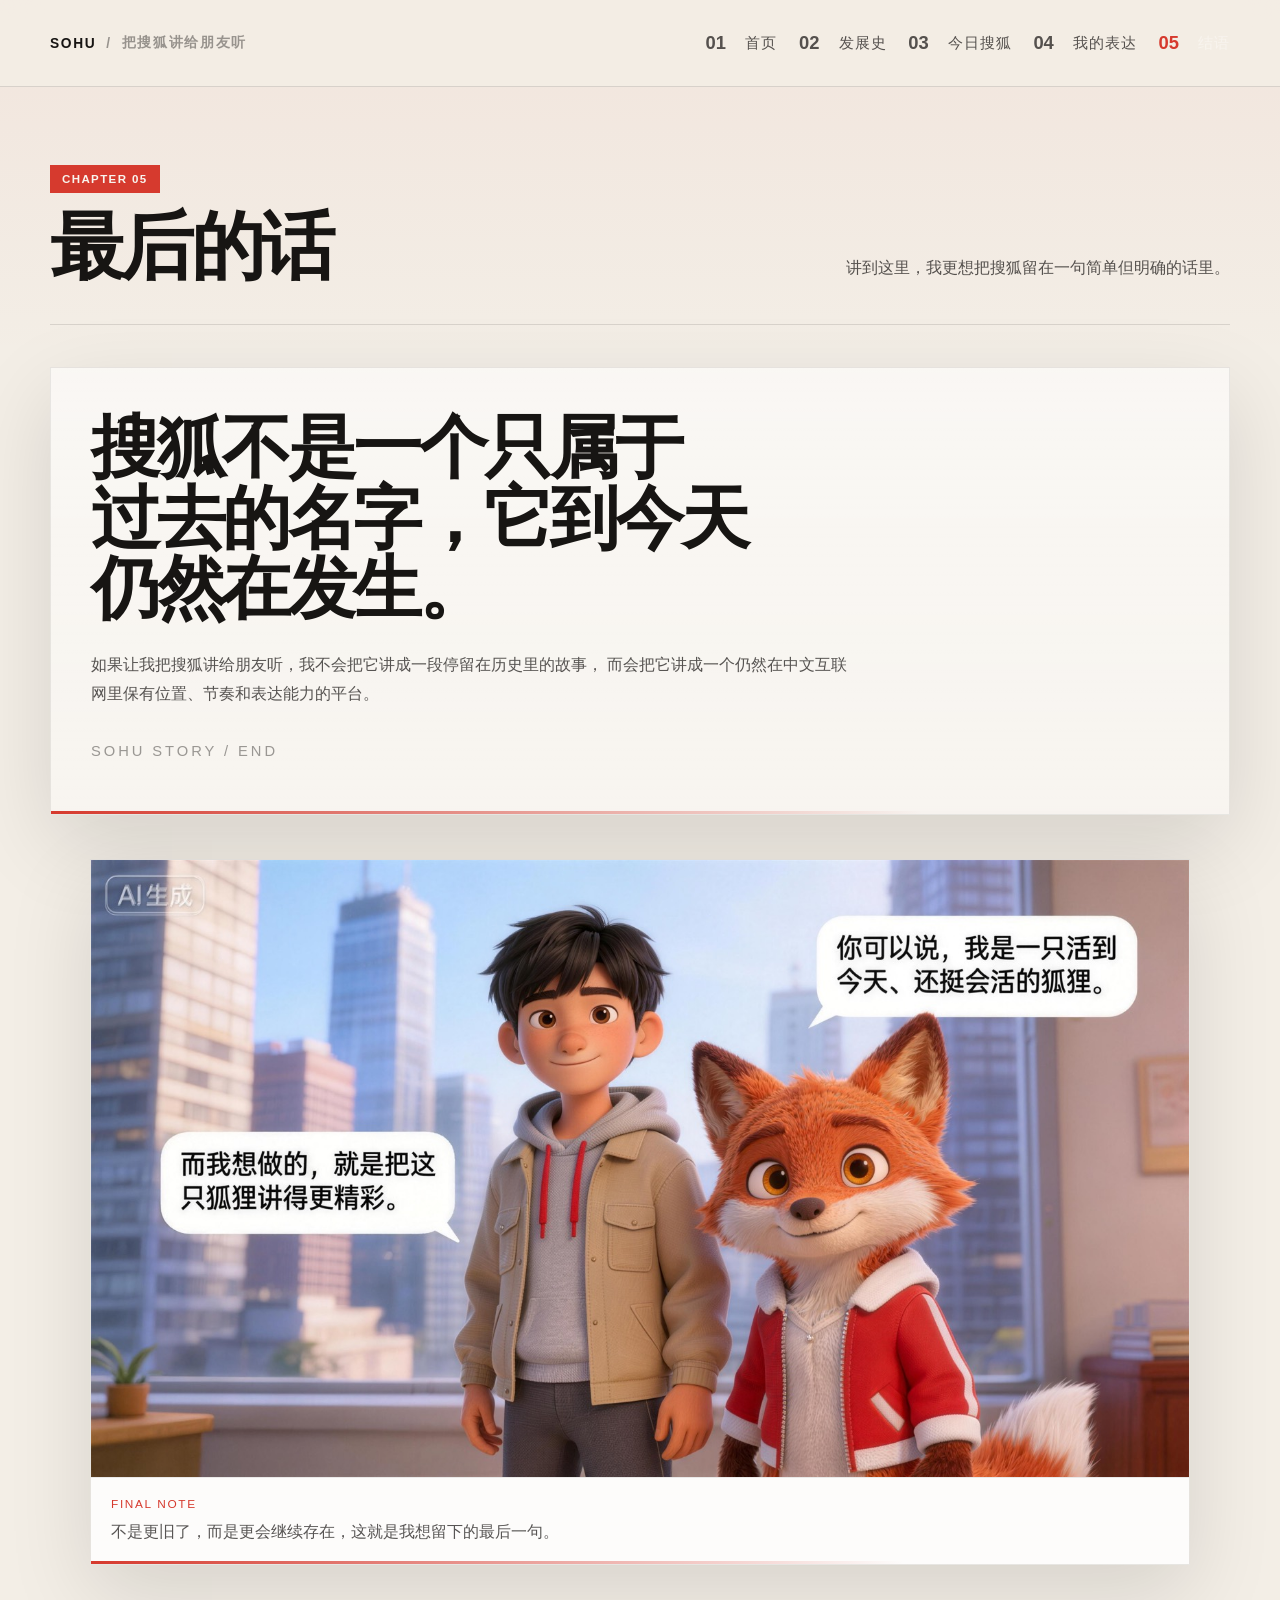
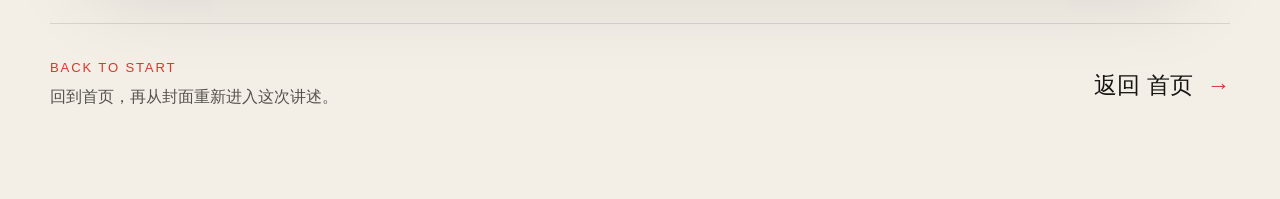
<file: closing.html>
<!DOCTYPE html>
<html lang="zh-CN">
  <head>
    <meta charset="UTF-8" />
    <meta name="viewport" content="width=device-width, initial-scale=1.0" />
    <title>结语 | 把搜狐讲给朋友听</title>
    <meta
      name="description"
      content="搜狐测试项目结语页面，以一句收束性的表达结束整站叙事。"
    />
    <link rel="stylesheet" href="./styles.css" />
  </head>
  <body class="subpage">
    <header class="site-header">
      <div class="site-header__inner">
        <a class="site-brand" href="./index.html" aria-label="返回首页">
          <span class="site-brand__name">SOHU</span>
          <span class="site-brand__separator">/</span>
          <span class="site-brand__text">把搜狐讲给朋友听</span>
        </a>

        <nav class="site-nav" aria-label="全站导航">
          <a class="site-nav__link" href="./index.html">
            <span class="site-nav__index">01</span>
            <span class="site-nav__label">首页</span>
          </a>
          <a class="site-nav__link" href="./history.html">
            <span class="site-nav__index">02</span>
            <span class="site-nav__label">发展史</span>
          </a>
          <a class="site-nav__link" href="./today.html">
            <span class="site-nav__index">03</span>
            <span class="site-nav__label">今日搜狐</span>
          </a>
          <a class="site-nav__link" href="./expression.html">
            <span class="site-nav__index">04</span>
            <span class="site-nav__label">我的表达</span>
          </a>
          <a class="site-nav__link is-current" href="./closing.html" aria-current="page">
            <span class="site-nav__index">05</span>
            <span class="site-nav__label">结语</span>
          </a>
        </nav>
      </div>
    </header>

    <main class="page-main">
      <section class="page-section page-hero">
        <div>
          <p class="section-label">Chapter 05</p>
          <h1 class="page-title">最后的话</h1>
        </div>
        <p class="page-summary">
          讲到这里，我更想把搜狐留在一句简单但明确的话里。
        </p>
      </section>

      <section class="page-section">
        <div class="closing-layout">
          <article class="closing-panel">
            <h2 class="closing-quote">
              <span class="closing-quote__line">搜狐不是一个只属于</span>
              <span class="closing-quote__line">过去的名字，它到今天</span>
              <span class="closing-quote__line">仍然在发生。</span>
            </h2>
            <p class="closing-note">
              如果让我把搜狐讲给朋友听，我不会把它讲成一段停留在历史里的故事，
              而会把它讲成一个仍然在中文互联网里保有位置、节奏和表达能力的平台。
            </p>
            <p class="closing-mark">SOHU STORY / END</p>
          </article>

          <figure class="visual-strip">
            <img
              src="./closing-visual.jpg"
              alt="作为最终点题的概念收束画面"
              width="1600"
              height="900"
              loading="lazy"
              decoding="async"
              fetchpriority="low"
            />
            <figcaption class="visual-strip__caption">
              <span class="visual-strip__label">Final Note</span>
              <p>不是更旧了，而是更会继续存在，这就是我想留下的最后一句。</p>
            </figcaption>
          </figure>
        </div>
      </section>

      <div class="page-next">
        <div>
          <span class="page-next__label">Back To Start</span>
          <p class="page-next__text">回到首页，再从封面重新进入这次讲述。</p>
        </div>
        <a class="page-next__link" href="./index.html">
          <span>返回 首页</span>
          <span class="page-next__arrow">→</span>
        </a>
      </div>
    </main>
    <script src="./script.js"></script>
  </body>
</html>
</file>
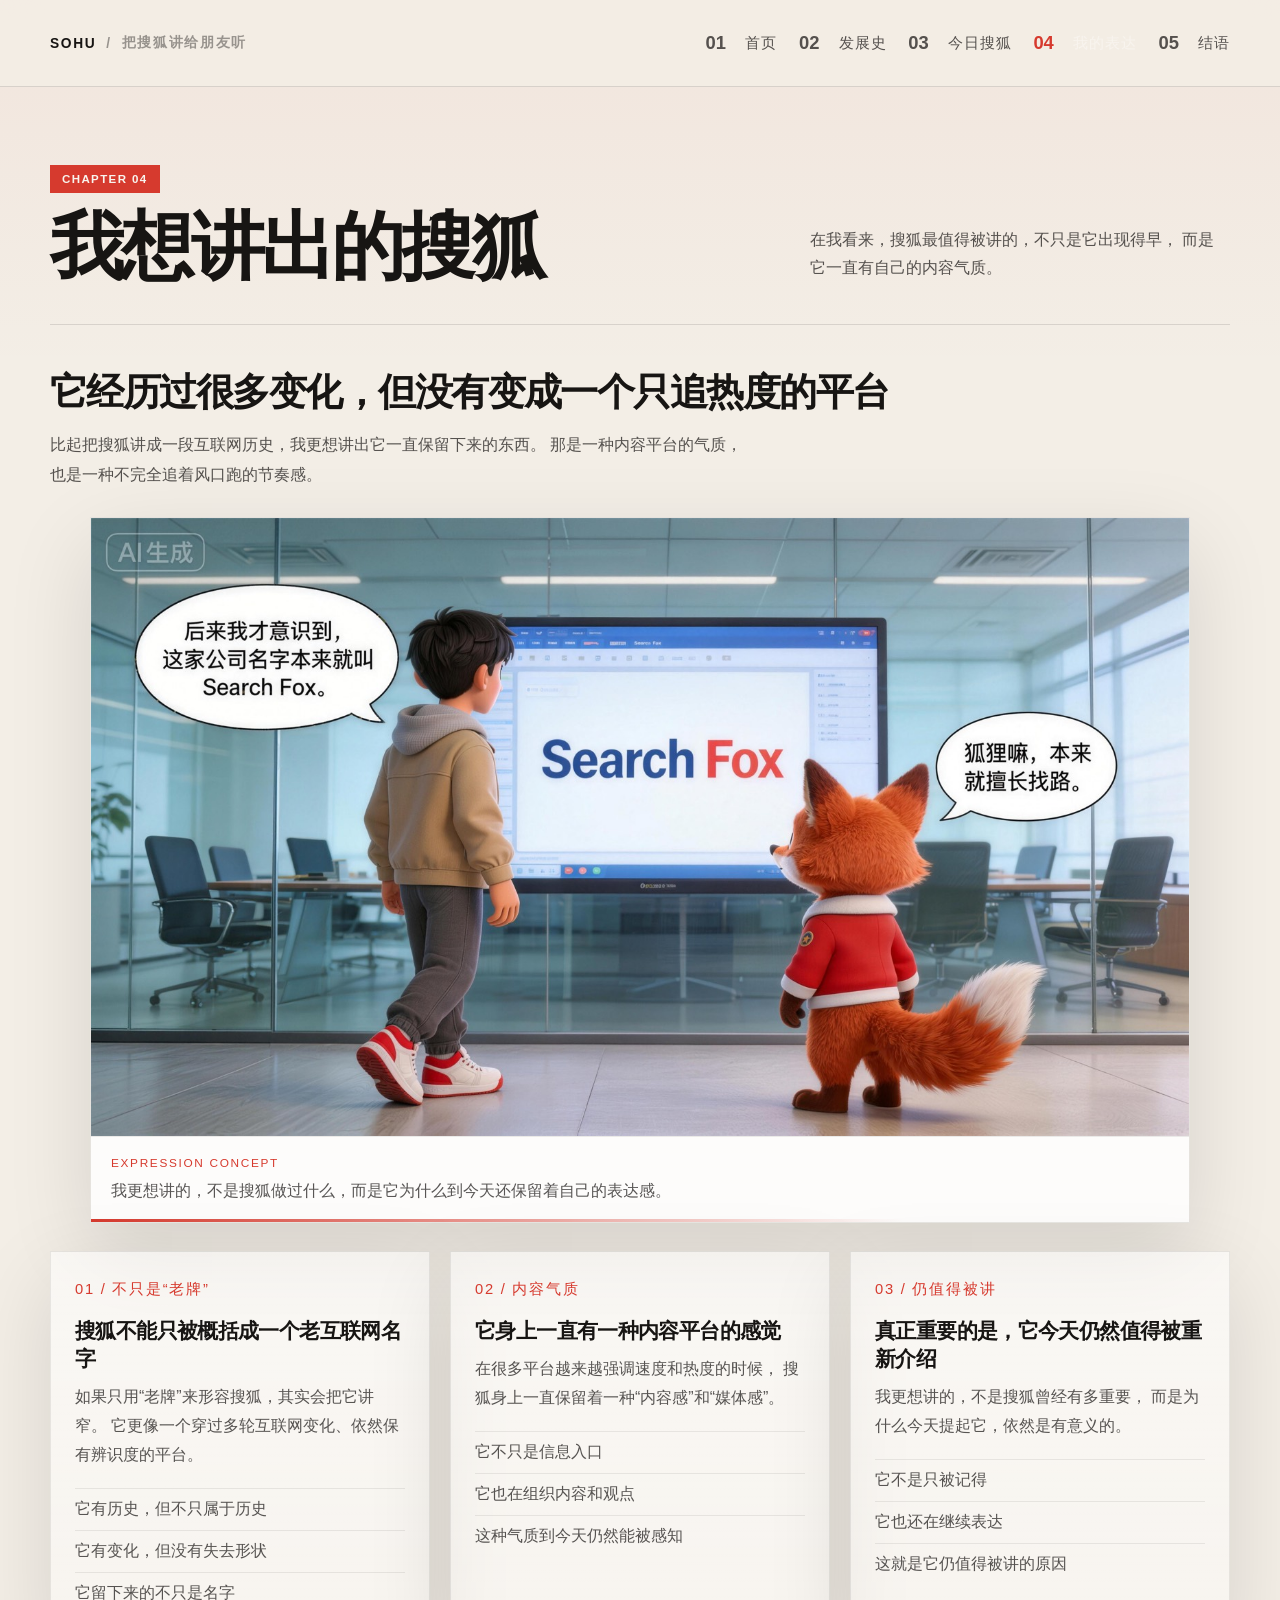
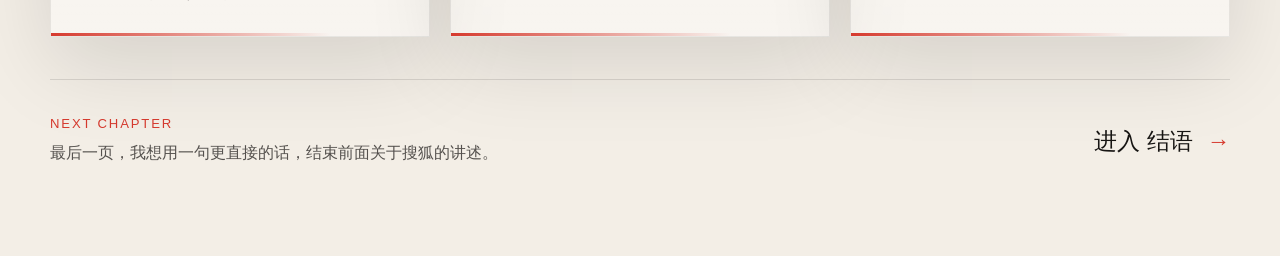
<file: expression.html>
<!DOCTYPE html>
<html lang="zh-CN">
  <head>
    <meta charset="UTF-8" />
    <meta name="viewport" content="width=device-width, initial-scale=1.0" />
    <title>我的表达 | 把搜狐讲给朋友听</title>
    <meta
      name="description"
      content="搜狐测试项目我的表达页面，展示如何用网页叙事重新介绍搜狐。"
    />
    <link rel="stylesheet" href="./styles.css" />
  </head>
  <body class="subpage">
    <header class="site-header">
      <div class="site-header__inner">
        <a class="site-brand" href="./index.html" aria-label="返回首页">
          <span class="site-brand__name">SOHU</span>
          <span class="site-brand__separator">/</span>
          <span class="site-brand__text">把搜狐讲给朋友听</span>
        </a>

        <nav class="site-nav" aria-label="全站导航">
          <a class="site-nav__link" href="./index.html">
            <span class="site-nav__index">01</span>
            <span class="site-nav__label">首页</span>
          </a>
          <a class="site-nav__link" href="./history.html">
            <span class="site-nav__index">02</span>
            <span class="site-nav__label">发展史</span>
          </a>
          <a class="site-nav__link" href="./today.html">
            <span class="site-nav__index">03</span>
            <span class="site-nav__label">今日搜狐</span>
          </a>
          <a class="site-nav__link is-current" href="./expression.html" aria-current="page">
            <span class="site-nav__index">04</span>
            <span class="site-nav__label">我的表达</span>
          </a>
          <a class="site-nav__link" href="./closing.html">
            <span class="site-nav__index">05</span>
            <span class="site-nav__label">结语</span>
          </a>
        </nav>
      </div>
    </header>

    <main class="page-main">
      <section class="page-section page-hero">
        <div>
          <p class="section-label">Chapter 04</p>
          <h1 class="page-title">我想讲出的搜狐</h1>
        </div>
        <p class="page-summary">
          在我看来，搜狐最值得被讲的，不只是它出现得早，
          而是它一直有自己的内容气质。
        </p>
      </section>

      <section class="page-section">
        <h2 class="section-heading">它经历过很多变化，但没有变成一个只追热度的平台</h2>
        <p class="section-lead">
          比起把搜狐讲成一段互联网历史，我更想讲出它一直保留下来的东西。
          那是一种内容平台的气质，也是一种不完全追着风口跑的节奏感。
        </p>

        <figure class="visual-strip" style="margin-bottom: 28px;">
          <img
            src="./expression-visual.jpg"
            alt="玻璃会议室中出现 Search Fox 字样的概念画面"
            width="1600"
            height="900"
            loading="lazy"
            decoding="async"
            fetchpriority="low"
          />
          <figcaption class="visual-strip__caption">
            <span class="visual-strip__label">Expression Concept</span>
            <p>我更想讲的，不是搜狐做过什么，而是它为什么到今天还保留着自己的表达感。</p>
          </figcaption>
        </figure>

        <div class="approach">
          <article class="approach-card">
            <span class="approach-card__number">01 / 不只是“老牌”</span>
            <h3>搜狐不能只被概括成一个老互联网名字</h3>
            <p>
              如果只用“老牌”来形容搜狐，其实会把它讲窄。
              它更像一个穿过多轮互联网变化、依然保有辨识度的平台。
            </p>
            <ul class="approach-list">
              <li>它有历史，但不只属于历史</li>
              <li>它有变化，但没有失去形状</li>
              <li>它留下来的不只是名字</li>
            </ul>
          </article>

          <article class="approach-card">
            <span class="approach-card__number">02 / 内容气质</span>
            <h3>它身上一直有一种内容平台的感觉</h3>
            <p>
              在很多平台越来越强调速度和热度的时候，
              搜狐身上一直保留着一种“内容感”和“媒体感”。
            </p>
            <ul class="approach-list">
              <li>它不只是信息入口</li>
              <li>它也在组织内容和观点</li>
              <li>这种气质到今天仍然能被感知</li>
            </ul>
          </article>

          <article class="approach-card">
            <span class="approach-card__number">03 / 仍值得被讲</span>
            <h3>真正重要的是，它今天仍然值得被重新介绍</h3>
            <p>
              我更想讲的，不是搜狐曾经有多重要，
              而是为什么今天提起它，依然是有意义的。
            </p>
            <ul class="approach-list">
              <li>它不是只被记得</li>
              <li>它也还在继续表达</li>
              <li>这就是它仍值得被讲的原因</li>
            </ul>
          </article>
        </div>
      </section>

      <div class="page-next">
        <div>
          <span class="page-next__label">Next Chapter</span>
          <p class="page-next__text">最后一页，我想用一句更直接的话，结束前面关于搜狐的讲述。</p>
        </div>
        <a class="page-next__link" href="./closing.html">
          <span>进入 结语</span>
          <span class="page-next__arrow">→</span>
        </a>
      </div>
    </main>
    <script src="./script.js"></script>
  </body>
</html>
</file>
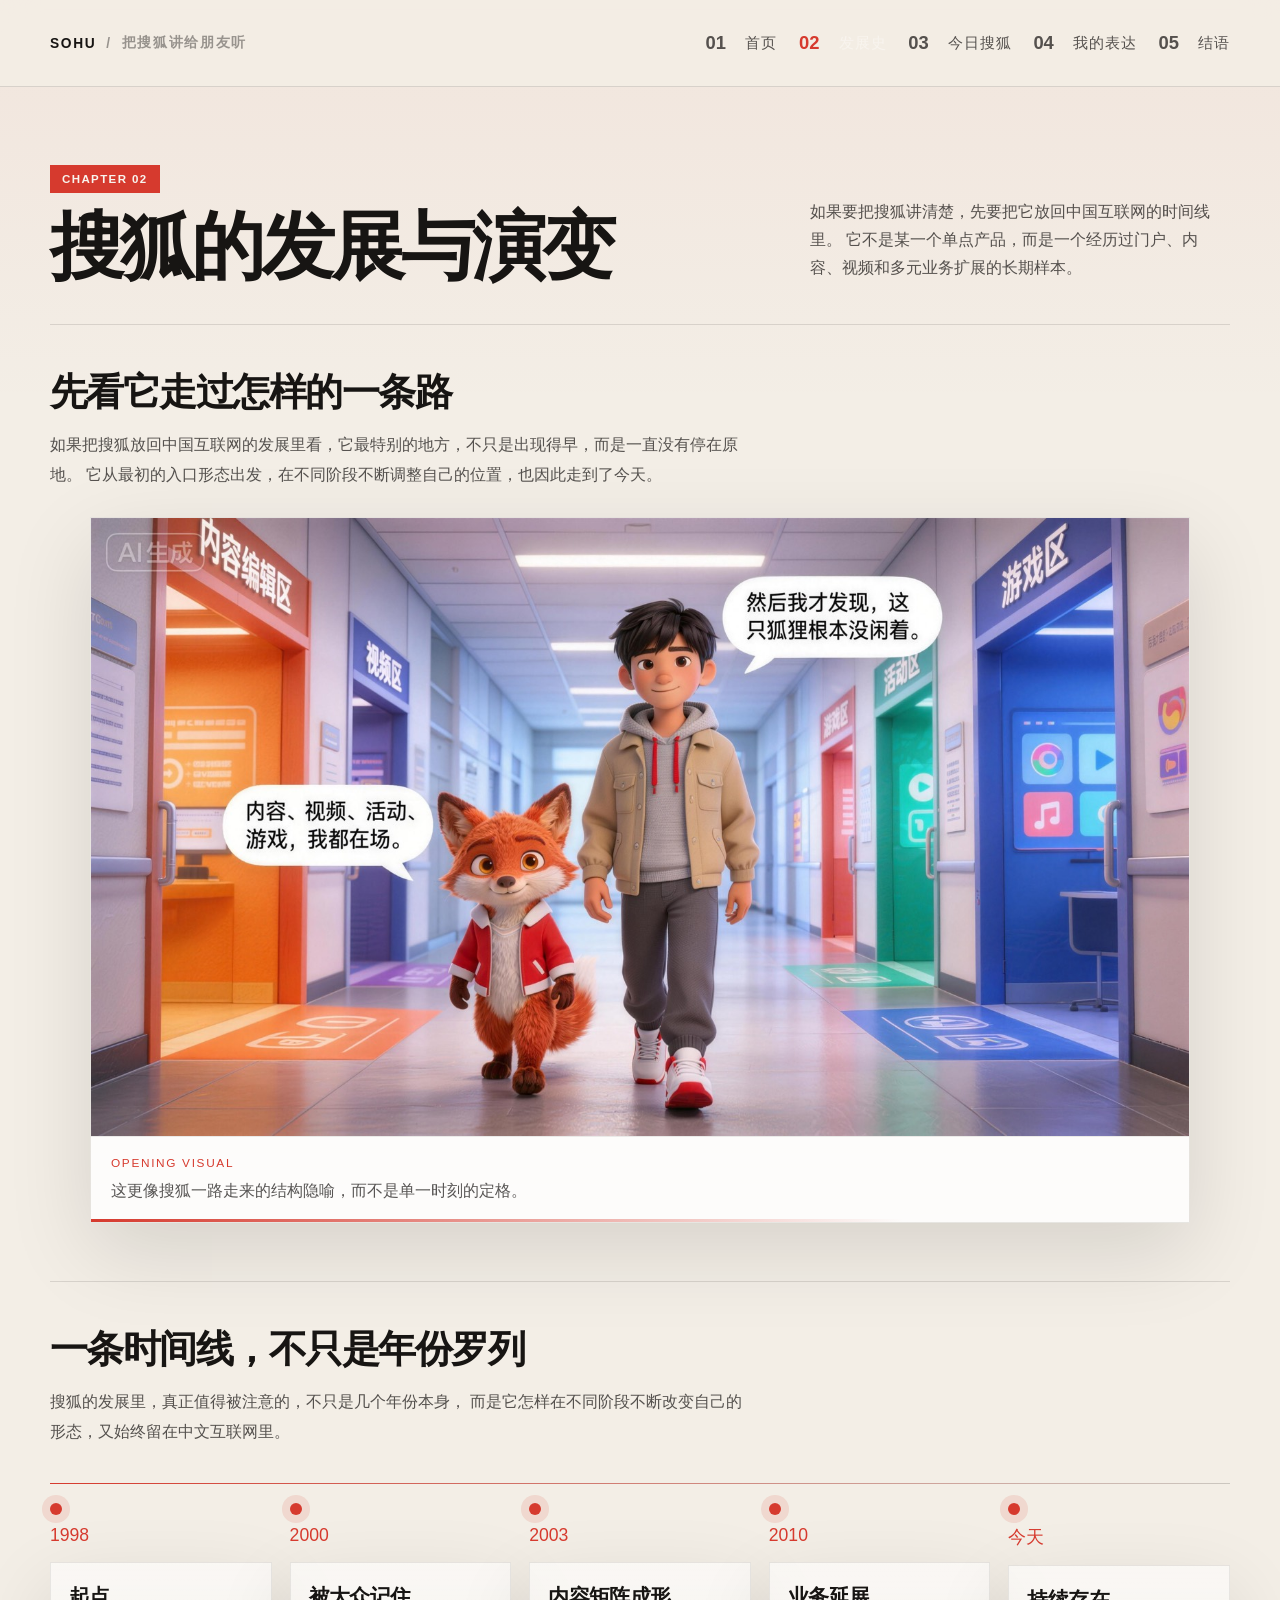
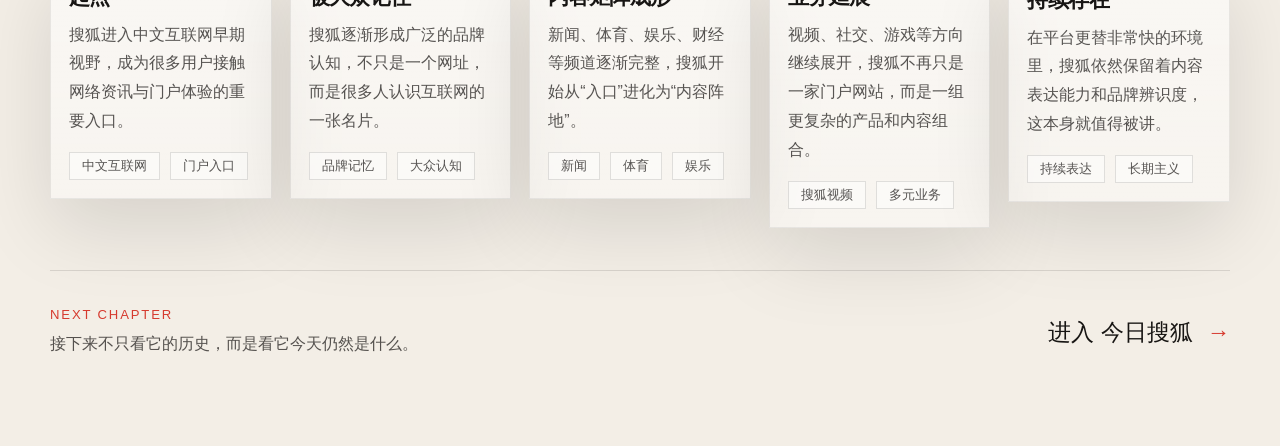
<file: history.html>
<!DOCTYPE html>
<html lang="zh-CN">
  <head>
    <meta charset="UTF-8" />
    <meta name="viewport" content="width=device-width, initial-scale=1.0" />
    <title>发展史 | 把搜狐讲给朋友听</title>
    <meta
      name="description"
      content="搜狐测试项目发展史页面，用时间轴方式呈现搜狐的发展与演变。"
    />
    <link rel="stylesheet" href="./styles.css" />
  </head>
  <body class="subpage">
    <header class="site-header">
      <div class="site-header__inner">
        <a class="site-brand" href="./index.html" aria-label="返回首页">
          <span class="site-brand__name">SOHU</span>
          <span class="site-brand__separator">/</span>
          <span class="site-brand__text">把搜狐讲给朋友听</span>
        </a>

        <nav class="site-nav" aria-label="全站导航">
          <a class="site-nav__link" href="./index.html">
            <span class="site-nav__index">01</span>
            <span class="site-nav__label">首页</span>
          </a>
          <a class="site-nav__link is-current" href="./history.html" aria-current="page">
            <span class="site-nav__index">02</span>
            <span class="site-nav__label">发展史</span>
          </a>
          <a class="site-nav__link" href="./today.html">
            <span class="site-nav__index">03</span>
            <span class="site-nav__label">今日搜狐</span>
          </a>
          <a class="site-nav__link" href="./expression.html">
            <span class="site-nav__index">04</span>
            <span class="site-nav__label">我的表达</span>
          </a>
          <a class="site-nav__link" href="./closing.html">
            <span class="site-nav__index">05</span>
            <span class="site-nav__label">结语</span>
          </a>
        </nav>
      </div>
    </header>

    <main class="page-main">
      <section class="page-section page-hero">
        <div>
          <p class="section-label">Chapter 02</p>
          <h1 class="page-title">搜狐的发展与演变</h1>
        </div>
        <p class="page-summary">
          如果要把搜狐讲清楚，先要把它放回中国互联网的时间线里。
          它不是某一个单点产品，而是一个经历过门户、内容、视频和多元业务扩展的长期样本。
        </p>
      </section>

      <section class="page-section">
        <h2 class="section-heading">先看它走过怎样的一条路</h2>
        <p class="section-lead">
          如果把搜狐放回中国互联网的发展里看，它最特别的地方，不只是出现得早，而是一直没有停在原地。
          它从最初的入口形态出发，在不同阶段不断调整自己的位置，也因此走到了今天。
        </p>

        <figure class="visual-strip">
          <img
            src="./history-visual.jpg"
            alt="两位角色走过不同功能区入口的概念画面"
            width="1600"
            height="900"
            loading="lazy"
            decoding="async"
            fetchpriority="low"
          />
          <figcaption class="visual-strip__caption">
            <span class="visual-strip__label">Opening Visual</span>
            <p>这更像搜狐一路走来的结构隐喻，而不是单一时刻的定格。</p>
          </figcaption>
        </figure>
      </section>

      <section class="page-section">
        <h2 class="section-heading">一条时间线，不只是年份罗列</h2>
        <p class="section-lead">
          搜狐的发展里，真正值得被注意的，不只是几个年份本身，
          而是它怎样在不同阶段不断改变自己的形态，又始终留在中文互联网里。
        </p>

        <div class="timeline">
          <div class="timeline__track">
            <article class="timeline__item">
              <span class="timeline__year">1998</span>
              <div class="timeline__card">
                <h3>起点</h3>
                <p>
                  搜狐进入中文互联网早期视野，成为很多用户接触网络资讯与门户体验的重要入口。
                </p>
                <div class="timeline__chips">
                  <span class="chip">中文互联网</span>
                  <span class="chip">门户入口</span>
                </div>
              </div>
            </article>

            <article class="timeline__item">
              <span class="timeline__year">2000</span>
              <div class="timeline__card">
                <h3>被大众记住</h3>
                <p>
                  搜狐逐渐形成广泛的品牌认知，不只是一个网址，而是很多人认识互联网的一张名片。
                </p>
                <div class="timeline__chips">
                  <span class="chip">品牌记忆</span>
                  <span class="chip">大众认知</span>
                </div>
              </div>
            </article>

            <article class="timeline__item">
              <span class="timeline__year">2003</span>
              <div class="timeline__card">
                <h3>内容矩阵成形</h3>
                <p>
                  新闻、体育、娱乐、财经等频道逐渐完整，搜狐开始从“入口”进化为“内容阵地”。
                </p>
                <div class="timeline__chips">
                  <span class="chip">新闻</span>
                  <span class="chip">体育</span>
                  <span class="chip">娱乐</span>
                </div>
              </div>
            </article>

            <article class="timeline__item">
              <span class="timeline__year">2010</span>
              <div class="timeline__card">
                <h3>业务延展</h3>
                <p>
                  视频、社交、游戏等方向继续展开，搜狐不再只是一家门户网站，而是一组更复杂的产品和内容组合。
                </p>
                <div class="timeline__chips">
                  <span class="chip">搜狐视频</span>
                  <span class="chip">多元业务</span>
                </div>
              </div>
            </article>

            <article class="timeline__item">
              <span class="timeline__year">今天</span>
              <div class="timeline__card">
                <h3>持续存在</h3>
                <p>
                  在平台更替非常快的环境里，搜狐依然保留着内容表达能力和品牌辨识度，这本身就值得被讲。
                </p>
                <div class="timeline__chips">
                  <span class="chip">持续表达</span>
                  <span class="chip">长期主义</span>
                </div>
              </div>
            </article>
          </div>
        </div>
      </section>

      <div class="page-next">
        <div>
          <span class="page-next__label">Next Chapter</span>
          <p class="page-next__text">接下来不只看它的历史，而是看它今天仍然是什么。</p>
        </div>
        <a class="page-next__link" href="./today.html">
          <span>进入 今日搜狐</span>
          <span class="page-next__arrow">→</span>
        </a>
      </div>
    </main>
    <script src="./script.js"></script>
  </body>
</html>
</file>
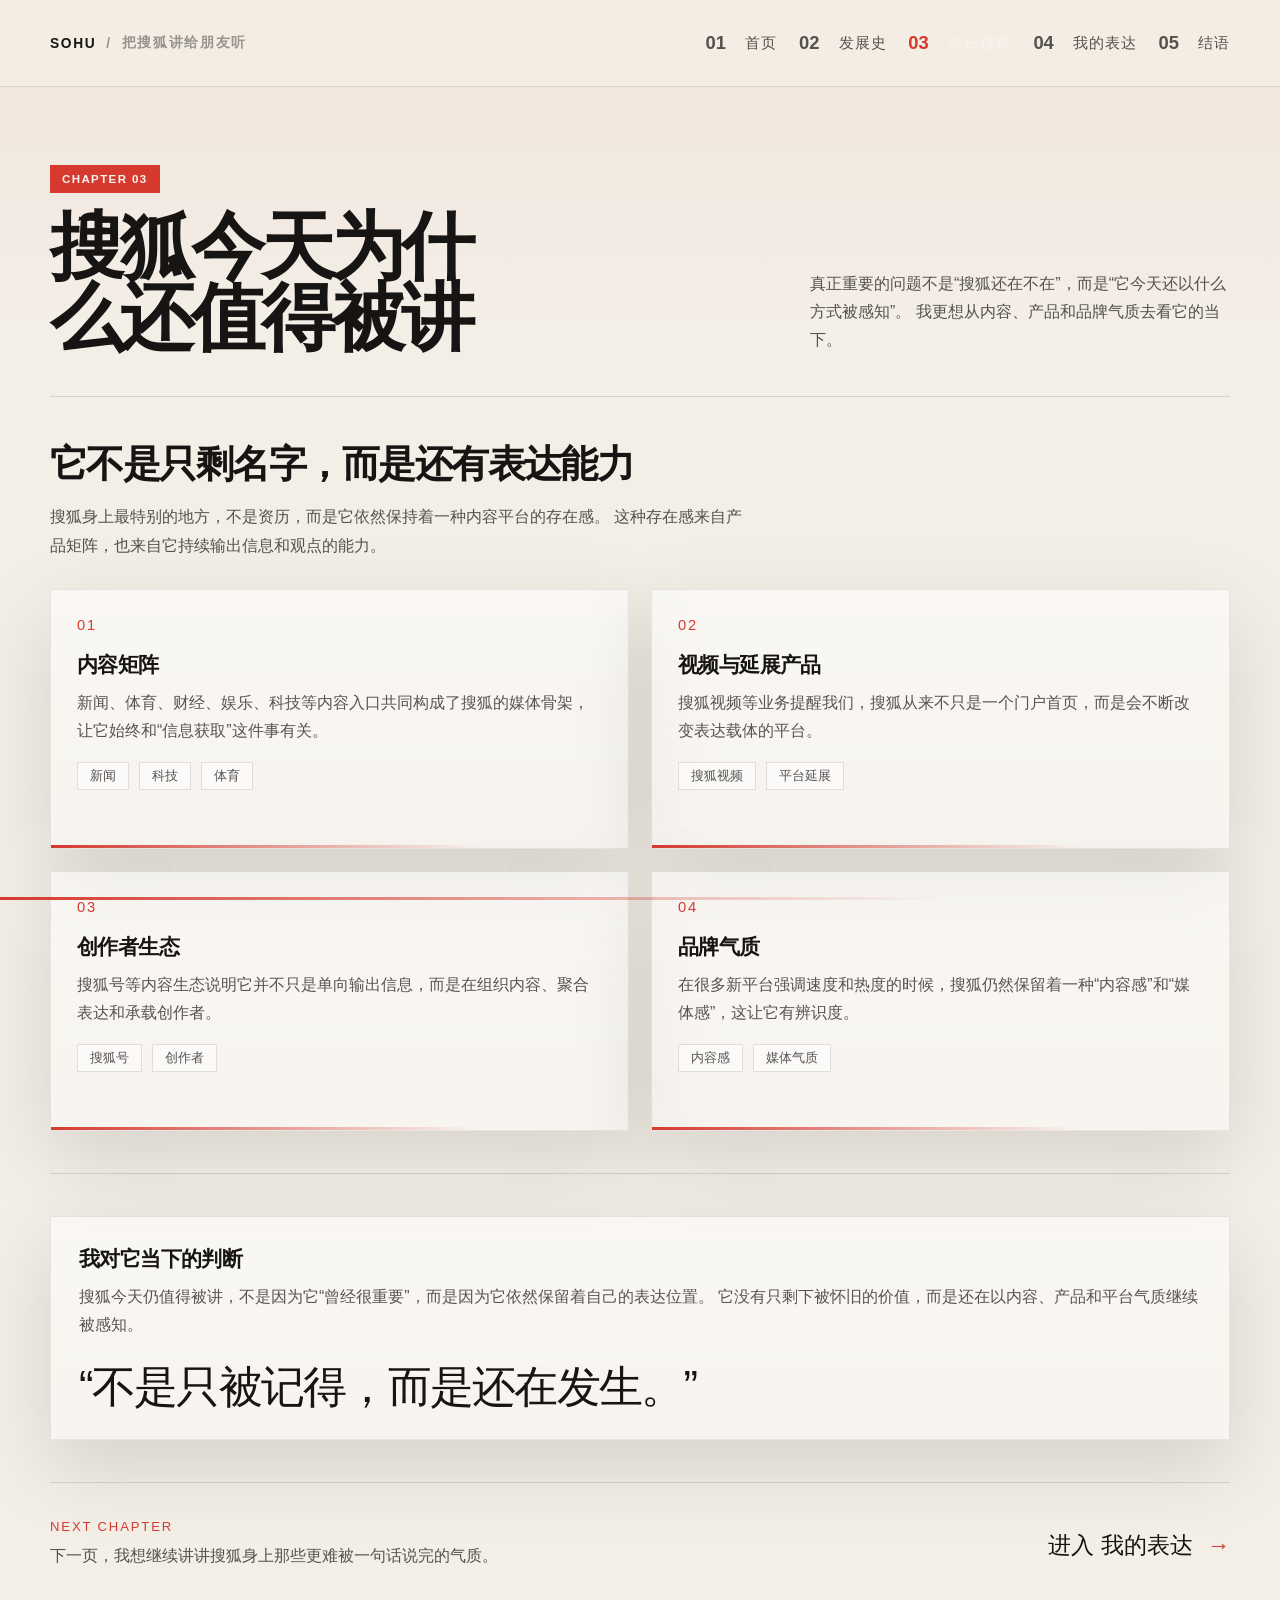
<file: today.html>
<!DOCTYPE html>
<html lang="zh-CN">
  <head>
    <meta charset="UTF-8" />
    <meta name="viewport" content="width=device-width, initial-scale=1.0" />
    <title>今日搜狐 | 把搜狐讲给朋友听</title>
    <meta
      name="description"
      content="搜狐测试项目今日搜狐页面，呈现搜狐今天仍值得被讲的原因。"
    />
    <link rel="stylesheet" href="./styles.css" />
  </head>
  <body class="subpage">
    <header class="site-header">
      <div class="site-header__inner">
        <a class="site-brand" href="./index.html" aria-label="返回首页">
          <span class="site-brand__name">SOHU</span>
          <span class="site-brand__separator">/</span>
          <span class="site-brand__text">把搜狐讲给朋友听</span>
        </a>

        <nav class="site-nav" aria-label="全站导航">
          <a class="site-nav__link" href="./index.html">
            <span class="site-nav__index">01</span>
            <span class="site-nav__label">首页</span>
          </a>
          <a class="site-nav__link" href="./history.html">
            <span class="site-nav__index">02</span>
            <span class="site-nav__label">发展史</span>
          </a>
          <a class="site-nav__link is-current" href="./today.html" aria-current="page">
            <span class="site-nav__index">03</span>
            <span class="site-nav__label">今日搜狐</span>
          </a>
          <a class="site-nav__link" href="./expression.html">
            <span class="site-nav__index">04</span>
            <span class="site-nav__label">我的表达</span>
          </a>
          <a class="site-nav__link" href="./closing.html">
            <span class="site-nav__index">05</span>
            <span class="site-nav__label">结语</span>
          </a>
        </nav>
      </div>
    </header>

    <main class="page-main">
      <section class="page-section page-hero">
        <div>
          <p class="section-label">Chapter 03</p>
          <h1 class="page-title">搜狐今天为什么还值得被讲</h1>
        </div>
        <p class="page-summary">
          真正重要的问题不是“搜狐还在不在”，而是“它今天还以什么方式被感知”。
          我更想从内容、产品和品牌气质去看它的当下。
        </p>
      </section>

      <section class="page-section">
        <h2 class="section-heading">它不是只剩名字，而是还有表达能力</h2>
        <p class="section-lead">
          搜狐身上最特别的地方，不是资历，而是它依然保持着一种内容平台的存在感。
          这种存在感来自产品矩阵，也来自它持续输出信息和观点的能力。
        </p>

        <div class="matrix">
          <article class="matrix-card">
            <span class="matrix-card__number">01</span>
            <h3>内容矩阵</h3>
            <p>
              新闻、体育、财经、娱乐、科技等内容入口共同构成了搜狐的媒体骨架，
              让它始终和“信息获取”这件事有关。
            </p>
            <div class="matrix-card__tags">
              <span class="tag">新闻</span>
              <span class="tag">科技</span>
              <span class="tag">体育</span>
            </div>
          </article>

          <article class="matrix-card">
            <span class="matrix-card__number">02</span>
            <h3>视频与延展产品</h3>
            <p>
              搜狐视频等业务提醒我们，搜狐从来不只是一个门户首页，而是会不断改变表达载体的平台。
            </p>
            <div class="matrix-card__tags">
              <span class="tag">搜狐视频</span>
              <span class="tag">平台延展</span>
            </div>
          </article>

          <article class="matrix-card">
            <span class="matrix-card__number">03</span>
            <h3>创作者生态</h3>
            <p>
              搜狐号等内容生态说明它并不只是单向输出信息，而是在组织内容、聚合表达和承载创作者。
            </p>
            <div class="matrix-card__tags">
              <span class="tag">搜狐号</span>
              <span class="tag">创作者</span>
            </div>
          </article>

          <article class="matrix-card">
            <span class="matrix-card__number">04</span>
            <h3>品牌气质</h3>
            <p>
              在很多新平台强调速度和热度的时候，搜狐仍然保留着一种“内容感”和“媒体感”，这让它有辨识度。
            </p>
            <div class="matrix-card__tags">
              <span class="tag">内容感</span>
              <span class="tag">媒体气质</span>
            </div>
          </article>
        </div>
      </section>

      <section class="page-section">
        <article class="quote-panel">
          <h3>我对它当下的判断</h3>
          <p>
            搜狐今天仍值得被讲，不是因为它“曾经很重要”，而是因为它依然保留着自己的表达位置。
            它没有只剩下被怀旧的价值，而是还在以内容、产品和平台气质继续被感知。
          </p>
          <blockquote>“不是只被记得，而是还在发生。”</blockquote>
        </article>
      </section>

      <div class="page-next">
        <div>
          <span class="page-next__label">Next Chapter</span>
          <p class="page-next__text">下一页，我想继续讲讲搜狐身上那些更难被一句话说完的气质。</p>
        </div>
        <a class="page-next__link" href="./expression.html">
          <span>进入 我的表达</span>
          <span class="page-next__arrow">→</span>
        </a>
      </div>
    </main>
    <script src="./script.js"></script>
  </body>
</html>
</file>
<file: styles.css>
:root {
  --color-bg: #050608;
  --color-paper: #f3eee6;
  --color-paper-strong: #ebe3d8;
  --color-ink: #171513;
  --color-ink-soft: rgba(23, 21, 19, 0.72);
  --color-ink-faint: rgba(23, 21, 19, 0.42);
  --color-text: #f8f4ee;
  --color-text-muted: rgba(248, 244, 238, 0.74);
  --color-border: rgba(255, 255, 255, 0.12);
  --color-border-dark: rgba(23, 21, 19, 0.12);
  --color-border-dark-strong: rgba(23, 21, 19, 0.22);
  --color-accent: #d63a2e;
  --color-accent-soft: rgba(214, 58, 46, 0.12);
  --shadow-soft: 0 28px 80px rgba(0, 0, 0, 0.12);
  --font-display: "Alimama ShuHeiTi", "YouSheBiaoTiHei", "PingFang SC",
    "Hiragino Sans GB", "Microsoft YaHei", sans-serif;
  --font-body: "HarmonyOS Sans SC", "PingFang SC", "Hiragino Sans GB",
    "Microsoft YaHei", sans-serif;
}

*,
*::before,
*::after {
  box-sizing: border-box;
}

html,
body {
  margin: 0;
  min-height: 100%;
}

body {
  font-family: var(--font-body);
  color: var(--color-text);
}

a {
  color: inherit;
  text-decoration: none;
}

img,
video {
  display: block;
  max-width: 100%;
}

.home-page {
  min-height: 100vh;
  background:
    radial-gradient(circle at top, rgba(214, 58, 46, 0.12), transparent 28%),
    linear-gradient(180deg, #111214 0%, #050608 100%);
}

.hero {
  position: relative;
  min-height: 100vh;
  overflow: hidden;
  isolation: isolate;
}

.hero__media,
.hero__poster,
.hero__video,
.hero__overlay,
.hero__glow {
  position: absolute;
  inset: 0;
}

.hero__poster,
.hero__video {
  width: 100%;
  height: 100%;
  object-fit: cover;
  object-position: center center;
}

.hero__poster {
  filter: saturate(0.9) contrast(1.05) brightness(0.82);
  transform: scale(1.22);
}

.hero__video {
  opacity: 0;
  transform: scale(1.22);
  transition: opacity 900ms ease;
}

.hero.is-video-ready .hero__video {
  opacity: 1;
}

.hero__overlay {
  background:
    linear-gradient(
      90deg,
      rgba(6, 8, 10, 0.82) 0%,
      rgba(6, 8, 10, 0.28) 48%,
      rgba(6, 8, 10, 0.78) 100%
    ),
    linear-gradient(180deg, rgba(5, 6, 8, 0.18) 0%, rgba(5, 6, 8, 0.48) 100%);
}

.hero__glow {
  background:
    radial-gradient(circle at 20% 78%, rgba(214, 58, 46, 0.32), transparent 18%),
    radial-gradient(circle at 76% 16%, rgba(255, 255, 255, 0.08), transparent 20%);
  mix-blend-mode: screen;
}

.hero__meta,
.hero__nav,
.hero__content {
  position: relative;
  z-index: 2;
}

.hero__meta {
  padding: 56px 64px 0;
}

.hero__brand,
.site-brand {
  display: inline-flex;
  align-items: center;
  gap: 10px;
  font-size: 0.86rem;
  font-weight: 600;
  letter-spacing: 0.12em;
  text-transform: uppercase;
}

.hero__brand-name,
.site-brand__name {
  font-weight: 800;
}

.hero__brand-separator,
.hero__brand-text {
  color: var(--color-text-muted);
}

.hero__nav {
  position: absolute;
  top: 86px;
  right: 64px;
  display: grid;
  gap: 8px;
  width: min(220px, calc(100vw - 128px));
}

.hero__nav-link,
.site-nav__link {
  display: grid;
  grid-template-columns: 34px 1fr;
  align-items: center;
  gap: 12px;
  color: var(--color-text-muted);
  transition:
    color 220ms ease,
    border-color 220ms ease,
    transform 220ms ease;
}

.hero__nav-link {
  padding: 10px 0 12px;
  border-bottom: 1px solid var(--color-border);
  border-left: 0;
  border-right: 0;
  border-top: 0;
  background: transparent;
  text-align: left;
  font: inherit;
  cursor: pointer;
}

.hero__nav-link:hover,
.site-nav__link:hover {
  color: var(--color-text);
  transform: translateX(-6px);
}

.hero__nav-link.is-current,
.site-nav__link.is-current {
  color: var(--color-text);
}

.hero__nav-link.is-current .hero__nav-index,
.site-nav__link.is-current .site-nav__index {
  color: var(--color-accent);
}

.hero__nav-link--more {
  position: relative;
  margin-top: 8px;
  padding: 12px 12px 14px;
  border: 1px solid rgba(214, 58, 46, 0.42);
  background: linear-gradient(90deg, rgba(214, 58, 46, 0.18) 0%, rgba(214, 58, 46, 0.05) 100%);
  color: var(--color-text);
  box-shadow: 0 10px 28px rgba(214, 58, 46, 0.14);
}

.hero__nav-link--more::after {
  content: "!";
  position: absolute;
  top: 10px;
  right: 10px;
  display: grid;
  place-items: center;
  width: 18px;
  height: 18px;
  border-radius: 999px;
  background: var(--color-accent);
  color: var(--color-text);
  font-family: var(--font-display);
  font-size: 0.78rem;
  line-height: 1;
}

.hero__nav-link--more:hover {
  color: var(--color-text);
  border-color: rgba(214, 58, 46, 0.7);
  background: linear-gradient(90deg, rgba(214, 58, 46, 0.24) 0%, rgba(214, 58, 46, 0.08) 100%);
}

.hero__nav-link--more .hero__nav-index {
  color: #ff8f86;
}

.hero__nav-link--more .hero__nav-label {
  font-weight: 700;
  letter-spacing: 0.12em;
}

.more-card {
  position: absolute;
  top: 470px;
  right: 64px;
  z-index: 4;
  width: min(320px, calc(100vw - 48px));
  padding: 18px 20px 20px;
  border: 1px solid rgba(214, 58, 46, 0.34);
  background:
    linear-gradient(180deg, rgba(18, 19, 22, 0.96) 0%, rgba(10, 11, 14, 0.98) 100%);
  box-shadow: 0 18px 50px rgba(0, 0, 0, 0.36);
  opacity: 0;
  transform: translateY(12px) scale(0.98);
  pointer-events: none;
  transition:
    opacity 180ms ease,
    transform 220ms ease;
}

.more-card.is-open {
  opacity: 1;
  transform: translateY(0) scale(1);
  pointer-events: auto;
}

.more-card--plea {
  top: 598px;
  right: 96px;
  width: min(290px, calc(100vw - 72px));
  border-color: rgba(255, 143, 134, 0.46);
  background:
    linear-gradient(180deg, rgba(30, 15, 15, 0.97) 0%, rgba(18, 10, 10, 0.99) 100%);
}

.more-card--plea::after {
  right: 24px;
}

.more-card::after {
  content: "";
  position: absolute;
  top: -8px;
  right: 32px;
  width: 16px;
  height: 16px;
  transform: rotate(45deg);
  border-top: 1px solid rgba(214, 58, 46, 0.34);
  border-left: 1px solid rgba(214, 58, 46, 0.34);
  background: rgba(17, 18, 21, 0.98);
}

.more-card__close {
  position: absolute;
  top: 8px;
  right: 10px;
  border: 0;
  background: transparent;
  color: var(--color-text-faint);
  font-size: 1.4rem;
  line-height: 1;
  cursor: pointer;
}

.more-card__tag {
  display: inline-flex;
  margin-bottom: 12px;
  color: #ff8f86;
  font-size: 0.72rem;
  letter-spacing: 0.18em;
  text-transform: uppercase;
}

.more-card__text {
  margin: 0;
  font-family: var(--font-display);
  font-size: clamp(1.6rem, 3vw, 2rem);
  line-height: 1.08;
  color: var(--color-text);
}

.hero__nav-index,
.site-nav__index {
  font-family: var(--font-display);
  font-size: 1.15rem;
  font-weight: 700;
  line-height: 1;
}

.hero__nav-label,
.site-nav__label {
  font-size: 0.96rem;
  letter-spacing: 0.05em;
}

.hero__content {
  position: absolute;
  left: 64px;
  bottom: 64px;
  max-width: 560px;
}

.hero__eyebrow,
.section-label {
  display: inline-flex;
  align-items: center;
  min-height: 28px;
  margin: 0 0 18px;
  padding: 6px 12px;
  background: var(--color-accent);
  color: var(--color-text);
  font-size: 0.72rem;
  font-weight: 700;
  letter-spacing: 0.12em;
  text-transform: uppercase;
}

.hero__title,
.page-title,
.closing-quote {
  margin: 0;
  font-family: var(--font-display);
  font-weight: 900;
  letter-spacing: -0.05em;
  text-wrap: balance;
}

.hero__title {
  font-size: clamp(3.8rem, 8vw, 6.8rem);
  line-height: 0.94;
}

.hero__title-line {
  display: block;
}

.hero__title-line--accent {
  color: var(--color-accent);
}

.subpage {
  min-height: 100vh;
  background:
    linear-gradient(180deg, rgba(214, 58, 46, 0.05) 0%, transparent 20%),
    var(--color-paper);
  color: var(--color-ink);
}

.site-header {
  position: sticky;
  top: 0;
  z-index: 20;
  backdrop-filter: blur(18px);
  background: rgba(243, 238, 230, 0.82);
  border-bottom: 1px solid var(--color-border-dark);
}

.site-header__inner,
.page-section,
.page-next {
  width: min(1180px, calc(100vw - 48px));
  margin: 0 auto;
}

.site-header__inner {
  display: flex;
  align-items: center;
  justify-content: space-between;
  gap: 32px;
  min-height: 86px;
}

.site-brand__separator,
.site-brand__text {
  color: var(--color-ink-faint);
}

.site-nav {
  display: flex;
  flex-wrap: wrap;
  justify-content: flex-end;
  gap: 22px;
}

.site-nav__link {
  grid-template-columns: 28px 1fr;
  color: var(--color-ink-soft);
}

.site-nav__link:hover {
  color: var(--color-ink);
}

.page-main {
  padding: 36px 0 88px;
}

.page-hero {
  display: grid;
  grid-template-columns: minmax(0, 0.95fr) minmax(320px, 0.75fr);
  gap: 36px;
  align-items: end;
  padding: 44px 0 40px;
  border-bottom: 1px solid var(--color-border-dark-strong);
}

.page-title {
  font-size: clamp(2.8rem, 5.8vw, 5rem);
  line-height: 0.96;
  color: var(--color-ink);
}

.page-summary {
  max-width: 420px;
  margin: 0 0 0 auto;
  font-size: 1rem;
  line-height: 1.75;
  color: var(--color-ink-soft);
}

.page-section {
  padding: 42px 0;
  border-bottom: 1px solid var(--color-border-dark);
}

.page-section--split {
  display: grid;
  grid-template-columns: minmax(0, 0.95fr) minmax(320px, 0.85fr);
  gap: 28px;
  align-items: start;
}

.section-heading {
  margin: 0 0 12px;
  font-family: var(--font-display);
  font-size: clamp(2rem, 3vw, 3rem);
  letter-spacing: -0.04em;
}

.section-lead {
  max-width: 700px;
  margin: 0 0 28px;
  font-size: 1rem;
  line-height: 1.85;
  color: var(--color-ink-soft);
}

.timeline {
  display: grid;
  gap: 24px;
}

.visual-card,
.visual-strip {
  position: relative;
  background:
    linear-gradient(180deg, rgba(255, 255, 255, 0.56) 0%, rgba(255, 255, 255, 0.38) 100%);
  border: 1px solid rgba(23, 21, 19, 0.08);
  box-shadow: var(--shadow-soft);
}

.visual-card::after,
.visual-strip::after {
  content: "";
  position: absolute;
  inset: auto auto 0 0;
  width: 100%;
  height: 3px;
  background: linear-gradient(90deg, var(--color-accent) 0%, transparent 74%);
}

.visual-card img,
.visual-strip img {
  width: 100%;
  background: var(--color-paper-strong);
}

.visual-card img {
  height: auto;
  object-fit: contain;
  aspect-ratio: auto;
}

.visual-strip img {
  height: auto;
  object-fit: contain;
  aspect-ratio: auto;
}

.visual-card__caption,
.visual-strip__caption {
  padding: 16px 20px 18px;
  background: rgba(255, 255, 255, 0.72);
  border-top: 1px solid rgba(23, 21, 19, 0.08);
  color: var(--color-ink);
}

.visual-card__label,
.visual-strip__label {
  display: inline-flex;
  margin-bottom: 8px;
  font-size: 0.74rem;
  letter-spacing: 0.14em;
  text-transform: uppercase;
  color: var(--color-accent);
}

.visual-card__caption p,
.visual-strip__caption p {
  margin: 0;
  line-height: 1.65;
  color: var(--color-ink-soft);
}

.visual-pair {
  display: grid;
  grid-template-columns: repeat(2, minmax(0, 1fr));
  gap: 22px;
}

.timeline__track {
  position: relative;
  display: grid;
  grid-template-columns: repeat(5, 1fr);
  gap: 18px;
  padding-top: 26px;
}

.timeline__track::before {
  content: "";
  position: absolute;
  left: 0;
  right: 0;
  top: 8px;
  height: 1px;
  background: linear-gradient(90deg, var(--color-accent) 0%, rgba(23, 21, 19, 0.18) 100%);
}

.timeline__item {
  position: relative;
  padding-top: 24px;
}

.timeline__item::before {
  content: "";
  position: absolute;
  top: 2px;
  left: 0;
  width: 12px;
  height: 12px;
  border-radius: 50%;
  background: var(--color-accent);
  box-shadow: 0 0 0 8px var(--color-accent-soft);
}

.timeline__year {
  display: block;
  margin-bottom: 16px;
  font-family: var(--font-display);
  font-size: 1.1rem;
  color: var(--color-accent);
}

.timeline__card,
.matrix-card,
.approach-card,
.quote-panel,
.closing-panel {
  background:
    linear-gradient(180deg, rgba(255, 255, 255, 0.56) 0%, rgba(255, 255, 255, 0.38) 100%);
  border: 1px solid rgba(23, 21, 19, 0.08);
  box-shadow: var(--shadow-soft);
}

.timeline__card {
  min-height: 220px;
  padding: 20px 18px 18px;
}

.timeline__card h3,
.matrix-card h3,
.approach-card h3,
.quote-panel h3 {
  margin: 0 0 10px;
  font-family: var(--font-display);
  font-size: 1.3rem;
  letter-spacing: -0.03em;
}

.timeline__card p,
.matrix-card p,
.approach-card p,
.quote-panel p,
.page-next__text {
  margin: 0;
  line-height: 1.8;
  color: var(--color-ink-soft);
}

.timeline__chips,
.matrix-card__tags {
  display: flex;
  flex-wrap: wrap;
  gap: 10px;
  margin-top: 16px;
}

.chip,
.tag {
  display: inline-flex;
  align-items: center;
  min-height: 28px;
  padding: 0 12px;
  border: 1px solid rgba(23, 21, 19, 0.12);
  background: rgba(255, 255, 255, 0.52);
  font-size: 0.82rem;
  color: var(--color-ink-soft);
}

.matrix {
  display: grid;
  grid-template-columns: repeat(2, minmax(0, 1fr));
  gap: 22px;
}

.matrix-card {
  position: relative;
  min-height: 260px;
  padding: 26px;
  overflow: hidden;
}

.matrix-card::after,
.approach-card::after,
.quote-panel::after,
.closing-panel::after {
  content: "";
  position: absolute;
  inset: auto auto 0 0;
  width: 100%;
  height: 3px;
  background: linear-gradient(90deg, var(--color-accent) 0%, transparent 74%);
}

.matrix-card__number,
.approach-card__number {
  display: inline-flex;
  margin-bottom: 18px;
  font-family: var(--font-display);
  font-size: 0.92rem;
  letter-spacing: 0.12em;
  color: var(--color-accent);
}

.quote-grid {
  display: grid;
  grid-template-columns: 1.15fr 0.85fr;
  gap: 22px;
}

.quote-panel {
  min-height: 220px;
  padding: 28px;
}

.quote-panel blockquote {
  margin: 24px 0 0;
  font-family: var(--font-display);
  font-size: clamp(2rem, 3.4vw, 3.2rem);
  line-height: 1.08;
  letter-spacing: -0.04em;
}

.approach {
  display: grid;
  grid-template-columns: repeat(3, minmax(0, 1fr));
  gap: 20px;
}

.approach-card {
  position: relative;
  min-height: 280px;
  padding: 28px 24px 22px;
}

.approach-list {
  margin: 18px 0 0;
  padding: 0;
  list-style: none;
  color: var(--color-ink-soft);
}

.approach-list li {
  padding: 10px 0;
  border-top: 1px solid rgba(23, 21, 19, 0.08);
}

.closing-layout {
  display: grid;
  gap: 28px;
}

.closing-panel {
  position: relative;
  padding: 44px 40px 40px;
}

.closing-quote {
  max-width: 980px;
  font-size: clamp(2.9rem, 5.4vw, 4.9rem);
  line-height: 1.02;
  color: var(--color-ink);
  text-wrap: initial;
}

.closing-quote__line {
  display: block;
}

.closing-note {
  max-width: 760px;
  margin: 26px 0 0;
  font-size: 1rem;
  line-height: 1.85;
  color: var(--color-ink-soft);
}

.closing-mark {
  margin-top: 34px;
  font-size: 0.92rem;
  letter-spacing: 0.2em;
  text-transform: uppercase;
  color: var(--color-ink-faint);
}

.page-next {
  display: flex;
  align-items: center;
  justify-content: space-between;
  gap: 20px;
  padding: 36px 0 0;
}

.page-next__label {
  display: block;
  margin-bottom: 8px;
  font-size: 0.82rem;
  letter-spacing: 0.14em;
  text-transform: uppercase;
  color: var(--color-accent);
}

.page-next__link {
  display: inline-flex;
  align-items: center;
  gap: 14px;
  font-family: var(--font-display);
  font-size: 1.45rem;
  transition: transform 220ms ease;
}

.page-next__link:hover {
  transform: translateX(8px);
}

.page-next__arrow {
  color: var(--color-accent);
}

@media (max-width: 980px) {
  .hero__meta {
    padding: 26px 24px 0;
  }

  .hero__nav {
    top: 84px;
    right: 24px;
    width: min(190px, calc(100vw - 48px));
  }

  .hero__content {
    left: 24px;
    right: 24px;
    bottom: 64px;
    max-width: 420px;
  }

  .more-card {
    right: 24px;
    top: auto;
    bottom: 72px;
  }

  .more-card--plea {
    right: 48px;
    bottom: 196px;
  }

  .site-header__inner {
    min-height: 74px;
    padding: 10px 0;
    align-items: flex-start;
    flex-direction: column;
  }

  .site-nav {
    justify-content: flex-start;
    gap: 16px;
  }

  .page-hero,
  .quote-grid,
  .page-section--split,
  .visual-pair {
    grid-template-columns: 1fr;
  }

  .matrix,
  .approach,
  .timeline__track {
    grid-template-columns: 1fr;
  }

  .timeline__track::before {
    left: 8px;
    right: auto;
    top: 0;
    width: 1px;
    height: 100%;
    background: linear-gradient(180deg, var(--color-accent) 0%, rgba(23, 21, 19, 0.18) 100%);
  }

  .timeline__item {
    padding-top: 0;
    padding-left: 30px;
  }

  .timeline__item::before {
    top: 4px;
    left: 3px;
  }

  .page-summary {
    margin: 0;
  }

  .page-next {
    align-items: flex-start;
    flex-direction: column;
  }
}

@media (max-width: 720px) {
  .hero__overlay {
    background:
      linear-gradient(180deg, rgba(6, 8, 10, 0.32) 0%, rgba(6, 8, 10, 0.48) 22%, rgba(6, 8, 10, 0.82) 100%),
      linear-gradient(90deg, rgba(6, 8, 10, 0.7) 0%, rgba(6, 8, 10, 0.28) 100%);
  }

  .hero__nav {
    top: auto;
    right: 24px;
    bottom: 140px;
    gap: 2px;
    width: min(160px, calc(100vw - 48px));
  }

  .hero__nav-link {
    grid-template-columns: 28px 1fr;
    padding: 8px 0;
  }

  .hero__nav-link--more {
    padding: 10px 10px 12px;
  }

  .hero__nav-index,
  .site-nav__index {
    font-size: 1rem;
  }

  .hero__nav-label,
  .site-nav__label {
    font-size: 0.82rem;
  }

  .hero__content {
    bottom: 28px;
    max-width: 320px;
  }

  .more-card {
    bottom: 24px;
  }

  .more-card--plea {
    right: 24px;
    bottom: 148px;
  }

  .hero__title {
    font-size: clamp(3rem, 14vw, 4.2rem);
  }

  .site-header__inner,
  .page-section,
  .page-next {
    width: min(1180px, calc(100vw - 32px));
  }

  .page-main {
    padding-top: 20px;
  }

  .page-hero {
    padding-top: 26px;
    gap: 18px;
  }

  .page-title,
  .closing-quote {
    font-size: clamp(2.4rem, 11vw, 3.4rem);
  }

  .matrix-card,
  .approach-card,
  .quote-panel,
  .closing-panel,
  .timeline__card {
    padding: 20px;
    min-height: auto;
  }

  .visual-card,
  .visual-strip {
    min-height: auto;
  }

  .visual-card img,
  .visual-strip img {
    height: auto;
    aspect-ratio: auto;
  }
}

@media (prefers-reduced-motion: reduce) {
  .hero__video,
  .hero__nav-link,
  .site-nav__link,
  .page-next__link,
  .more-card {
    transition: none;
  }
}
</file>
